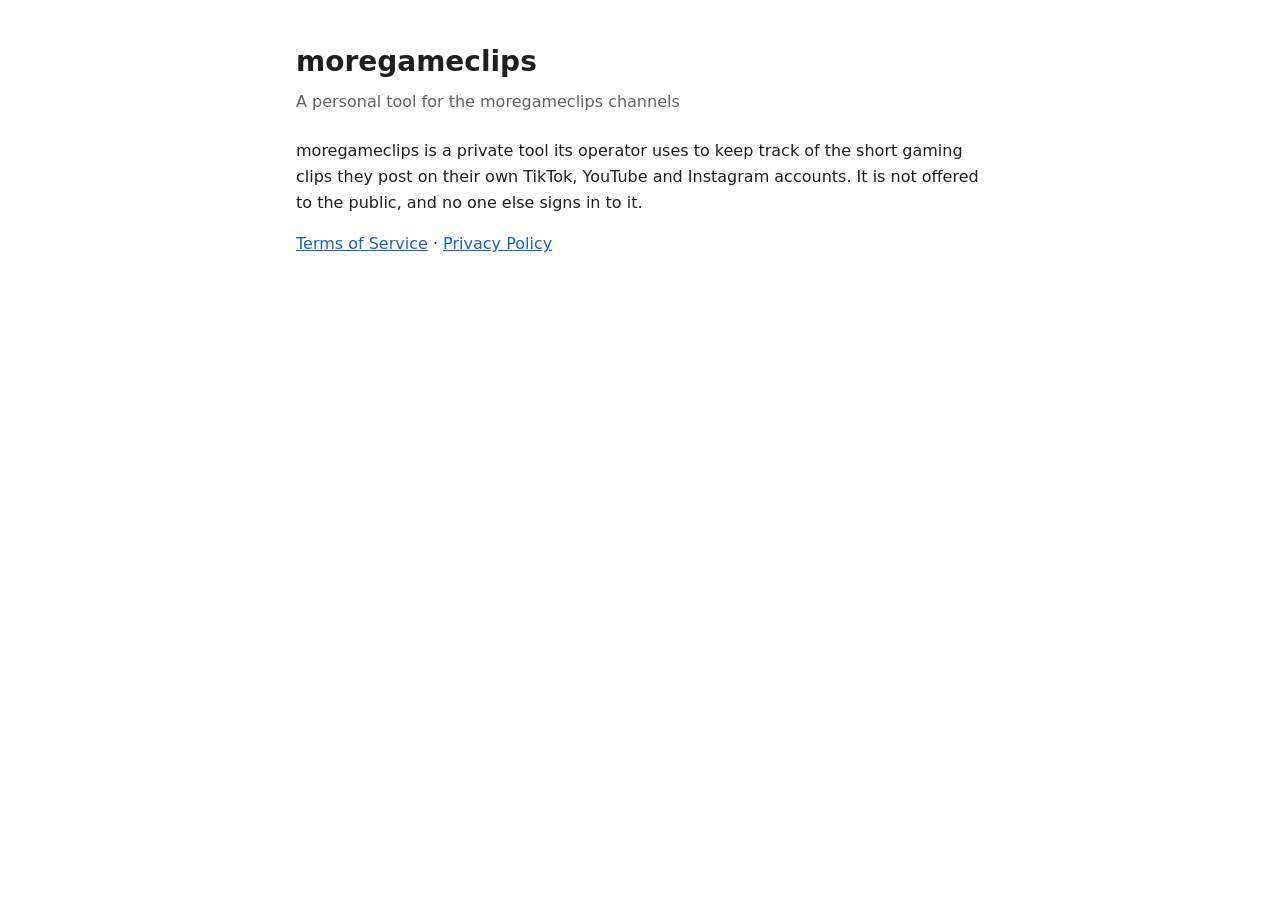
<file: index.html>
<!doctype html>
<html lang="en">
<head>
<meta charset="utf-8">
<meta name="viewport" content="width=device-width, initial-scale=1">
<title>moregameclips</title>
<link rel="stylesheet" href="style.css">
</head>
<body>
<main>
<h1>moregameclips</h1>
<p class="meta">A personal tool for the moregameclips channels</p>
<p>moregameclips is a private tool its operator uses to keep track of the short gaming clips they
post on their own TikTok, YouTube and Instagram accounts. It is not offered to the public, and no
one else signs in to it.</p>
<p><a href="terms.html">Terms of Service</a> · <a href="privacy.html">Privacy Policy</a></p>
</main>
</body>
</html>
</file>
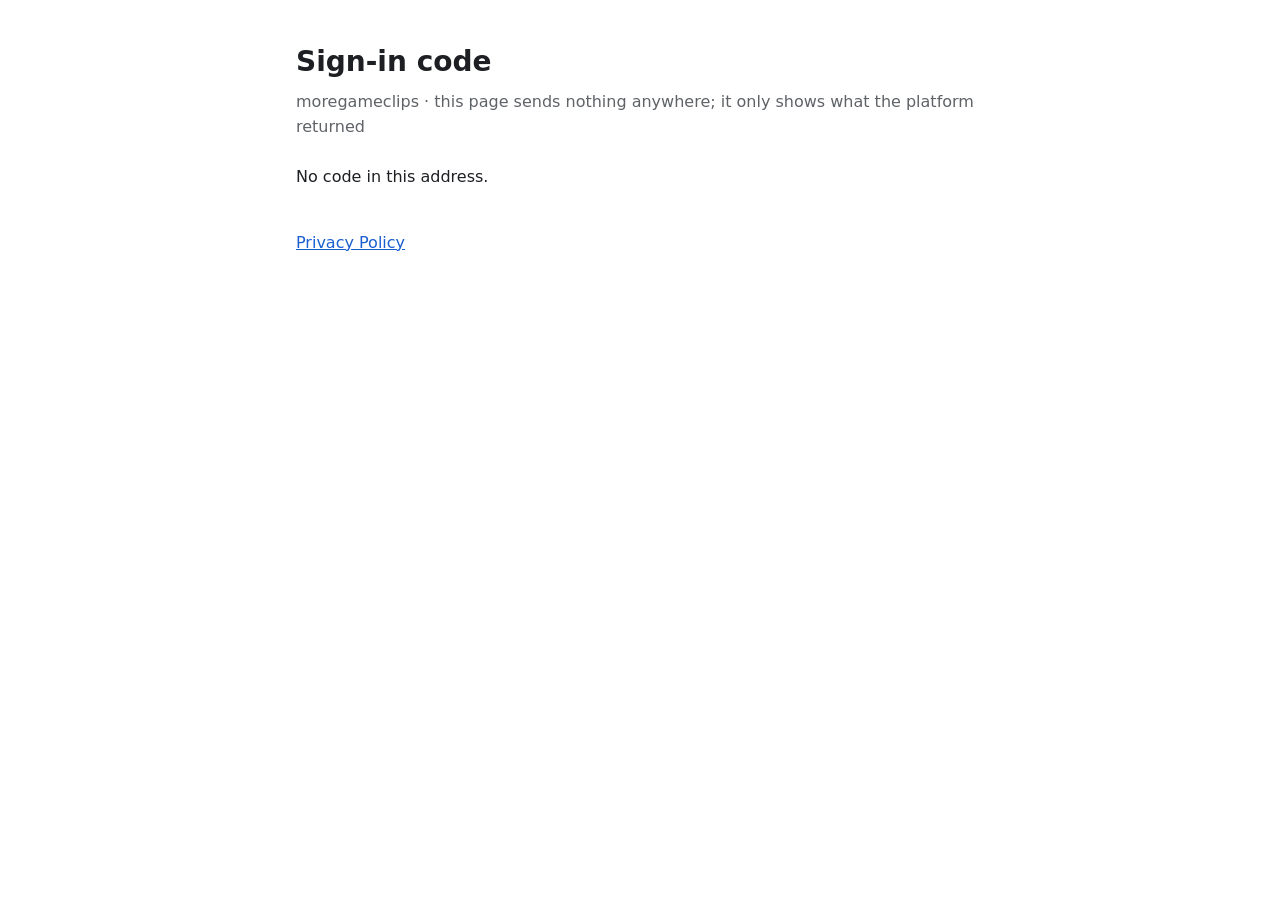
<file: callback.html>
<!doctype html>
<html lang="en">
<head>
<meta charset="utf-8">
<meta name="viewport" content="width=device-width, initial-scale=1">
<meta name="referrer" content="no-referrer">
<title>Sign-in code</title>
<link rel="stylesheet" href="style.css">
</head>
<body>
<main>
<h1>Sign-in code</h1>
<p class="meta">moregameclips · this page sends nothing anywhere; it only shows what the platform returned</p>
<p id="result">No code in this address.</p>
<nav><a href="privacy.html">Privacy Policy</a></nav>
</main>
<script>
  const q = new URLSearchParams(location.search);
  const out = document.getElementById('result');
  if (q.get('code')) {
    out.textContent = '';
    out.append('Copy this whole address back into whopwhop: ');
    const c = document.createElement('code');
    c.textContent = location.href;
    out.append(c);
  } else if (q.get('error')) {
    out.textContent = 'The platform refused: ' + q.get('error') + (q.get('error_description') ? ' (' + q.get('error_description') + ')' : '');
  }
</script>
</body>
</html>
</file>
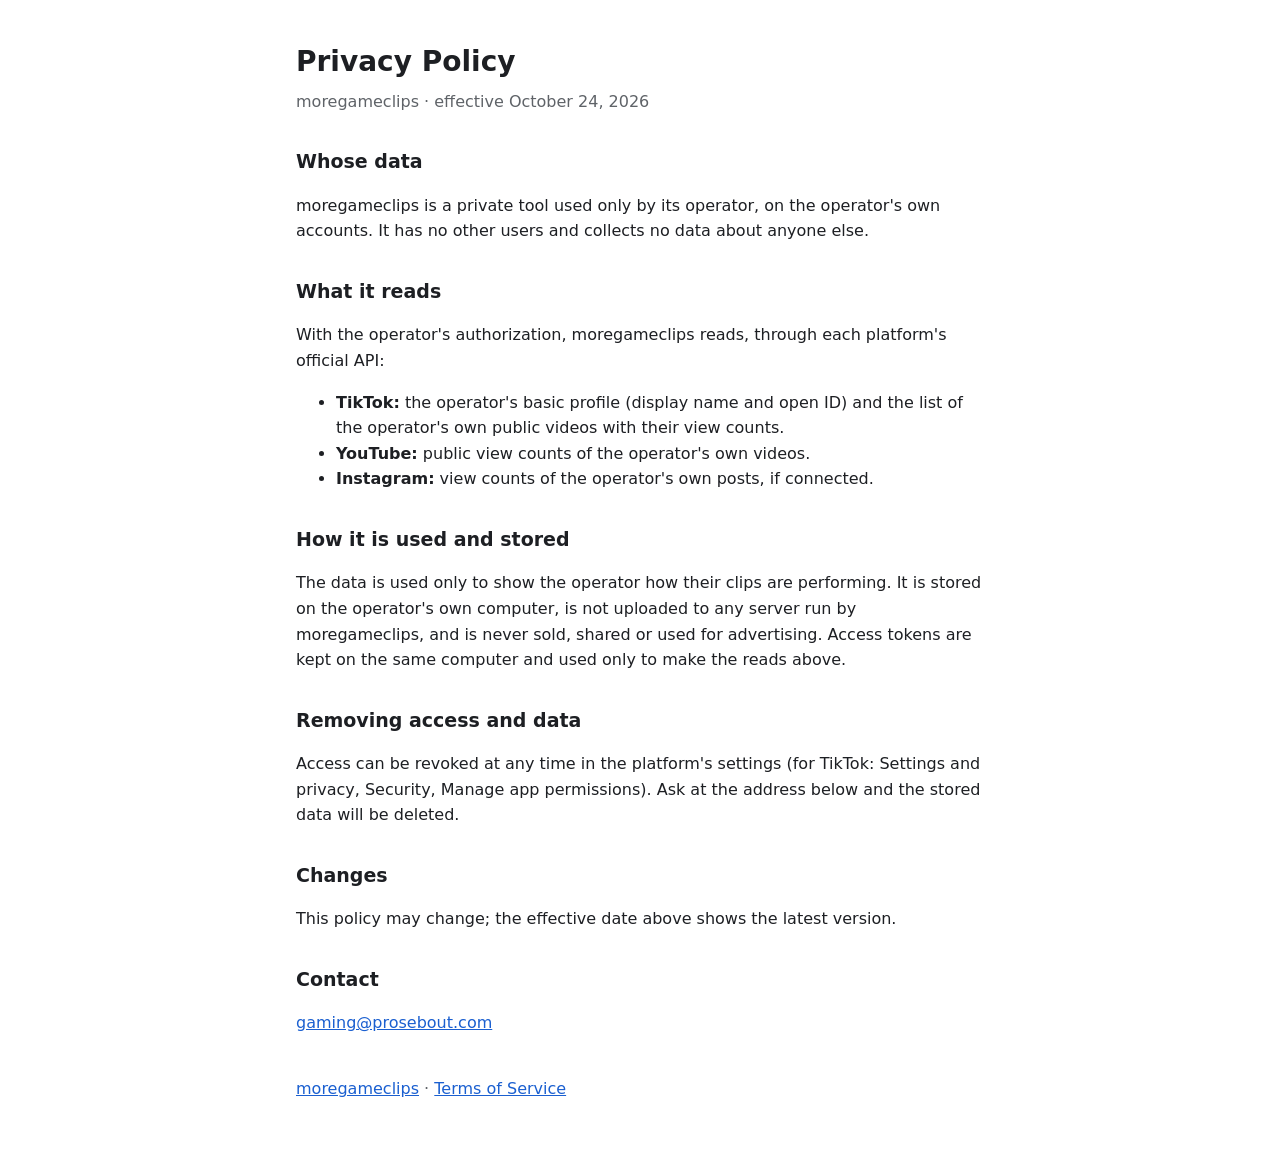
<file: privacy.html>
<!doctype html>
<html lang="en">
<head>
<meta charset="utf-8">
<meta name="viewport" content="width=device-width, initial-scale=1">
<title>Privacy Policy</title>
<link rel="stylesheet" href="style.css">
</head>
<body>
<main>
<h1>Privacy Policy</h1>
<p class="meta">moregameclips · effective October 24, 2026</p>

<h2>Whose data</h2>
<p>moregameclips is a private tool used only by its operator, on the operator's own accounts. It has
no other users and collects no data about anyone else.</p>

<h2>What it reads</h2>
<p>With the operator's authorization, moregameclips reads, through each platform's official API:</p>
<ul>
<li><strong>TikTok:</strong> the operator's basic profile (display name and open ID) and the list of
the operator's own public videos with their view counts.</li>
<li><strong>YouTube:</strong> public view counts of the operator's own videos.</li>
<li><strong>Instagram:</strong> view counts of the operator's own posts, if connected.</li>
</ul>

<h2>How it is used and stored</h2>
<p>The data is used only to show the operator how their clips are performing. It is stored on the
operator's own computer, is not uploaded to any server run by moregameclips, and is never sold,
shared or used for advertising. Access tokens are kept on the same computer and used only to make
the reads above.</p>

<h2>Removing access and data</h2>
<p>Access can be revoked at any time in the platform's settings (for TikTok: Settings and privacy,
Security, Manage app permissions). Ask at the address below and the stored data will be deleted.</p>

<h2>Changes</h2>
<p>This policy may change; the effective date above shows the latest version.</p>

<h2>Contact</h2>
<p><a href="mailto:gaming@prosebout.com">gaming@prosebout.com</a></p>

<nav><a href="index.html">moregameclips</a> · <a href="terms.html">Terms of Service</a></nav>
</main>
</body>
</html>
</file>
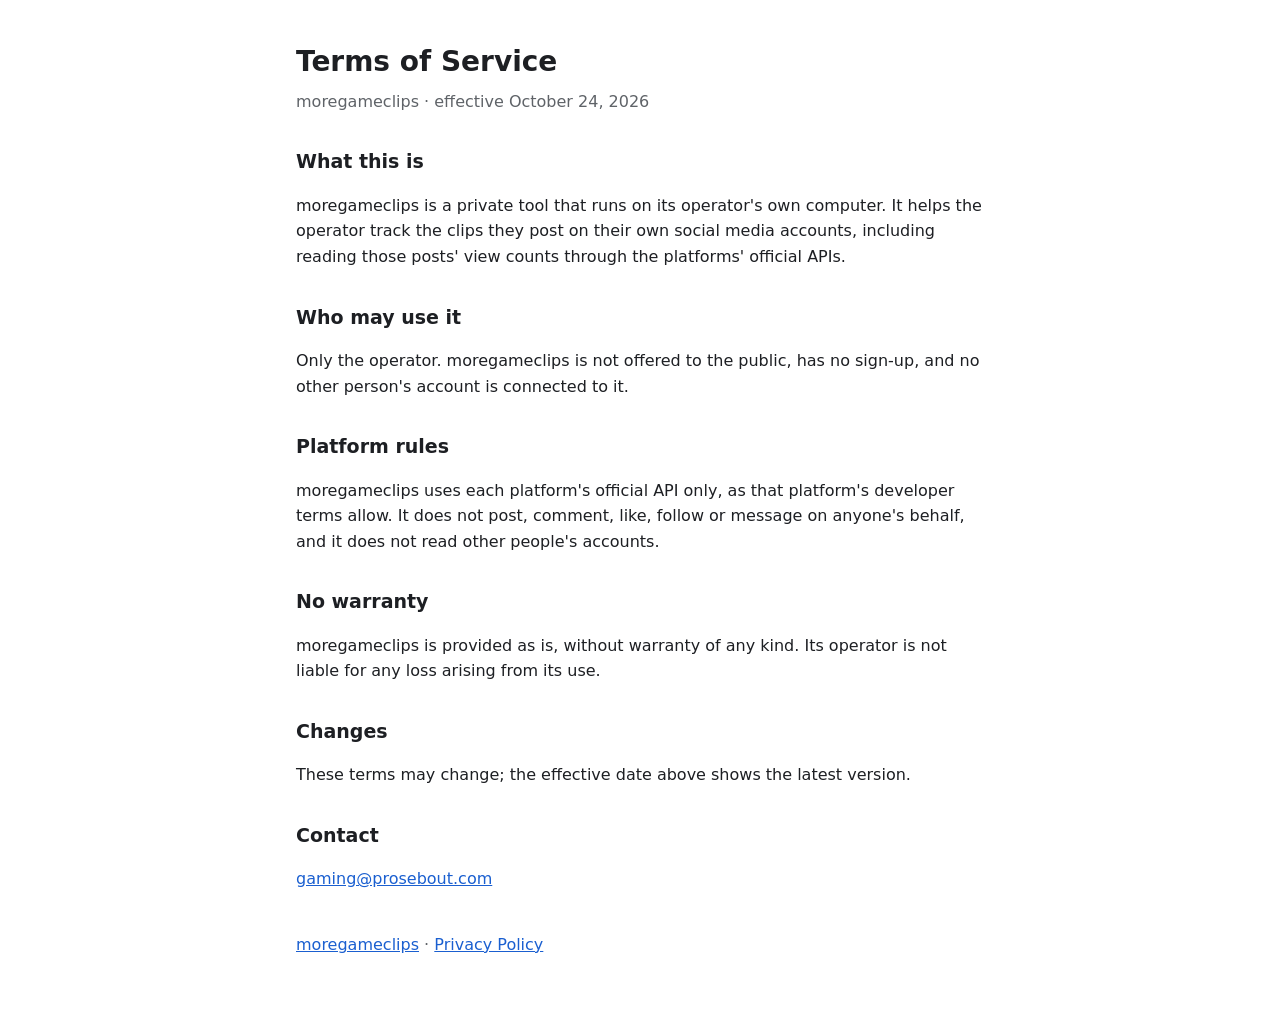
<file: terms.html>
<!doctype html>
<html lang="en">
<head>
<meta charset="utf-8">
<meta name="viewport" content="width=device-width, initial-scale=1">
<title>Terms of Service</title>
<link rel="stylesheet" href="style.css">
</head>
<body>
<main>
<h1>Terms of Service</h1>
<p class="meta">moregameclips · effective October 24, 2026</p>

<h2>What this is</h2>
<p>moregameclips is a private tool that runs on its operator's own computer. It helps the operator
track the clips they post on their own social media accounts, including reading those posts' view
counts through the platforms' official APIs.</p>

<h2>Who may use it</h2>
<p>Only the operator. moregameclips is not offered to the public, has no sign-up, and no other
person's account is connected to it.</p>

<h2>Platform rules</h2>
<p>moregameclips uses each platform's official API only, as that platform's developer terms allow.
It does not post, comment, like, follow or message on anyone's behalf, and it does not read other
people's accounts.</p>

<h2>No warranty</h2>
<p>moregameclips is provided as is, without warranty of any kind. Its operator is not liable for any
loss arising from its use.</p>

<h2>Changes</h2>
<p>These terms may change; the effective date above shows the latest version.</p>

<h2>Contact</h2>
<p><a href="mailto:gaming@prosebout.com">gaming@prosebout.com</a></p>

<nav><a href="index.html">moregameclips</a> · <a href="privacy.html">Privacy Policy</a></nav>
</main>
</body>
</html>
</file>
<file: style.css>
:root { --bg: #ffffff; --text: #1d1f23; --muted: #5f6368; --link: #1a5fd0; }
@media (prefers-color-scheme: dark) { :root { --bg: #121316; --text: #ecedef; --muted: #a3a8b3; --link: #8db8ff; } }
* { box-sizing: border-box; }
body { margin: 0; background: var(--bg); color: var(--text); font: 16px/1.6 system-ui, -apple-system, "Segoe UI", sans-serif; }
main { max-width: 720px; margin: 0 auto; padding: 40px 16px 64px; }
h1 { font-size: 28px; margin: 0 0 4px; }
h2 { font-size: 19px; margin: 32px 0 8px; }
.meta { color: var(--muted); margin: 0 0 24px; }
a { color: var(--link); }
code { font-size: 15px; word-break: break-all; }
nav { margin-top: 40px; color: var(--muted); }
</file>
